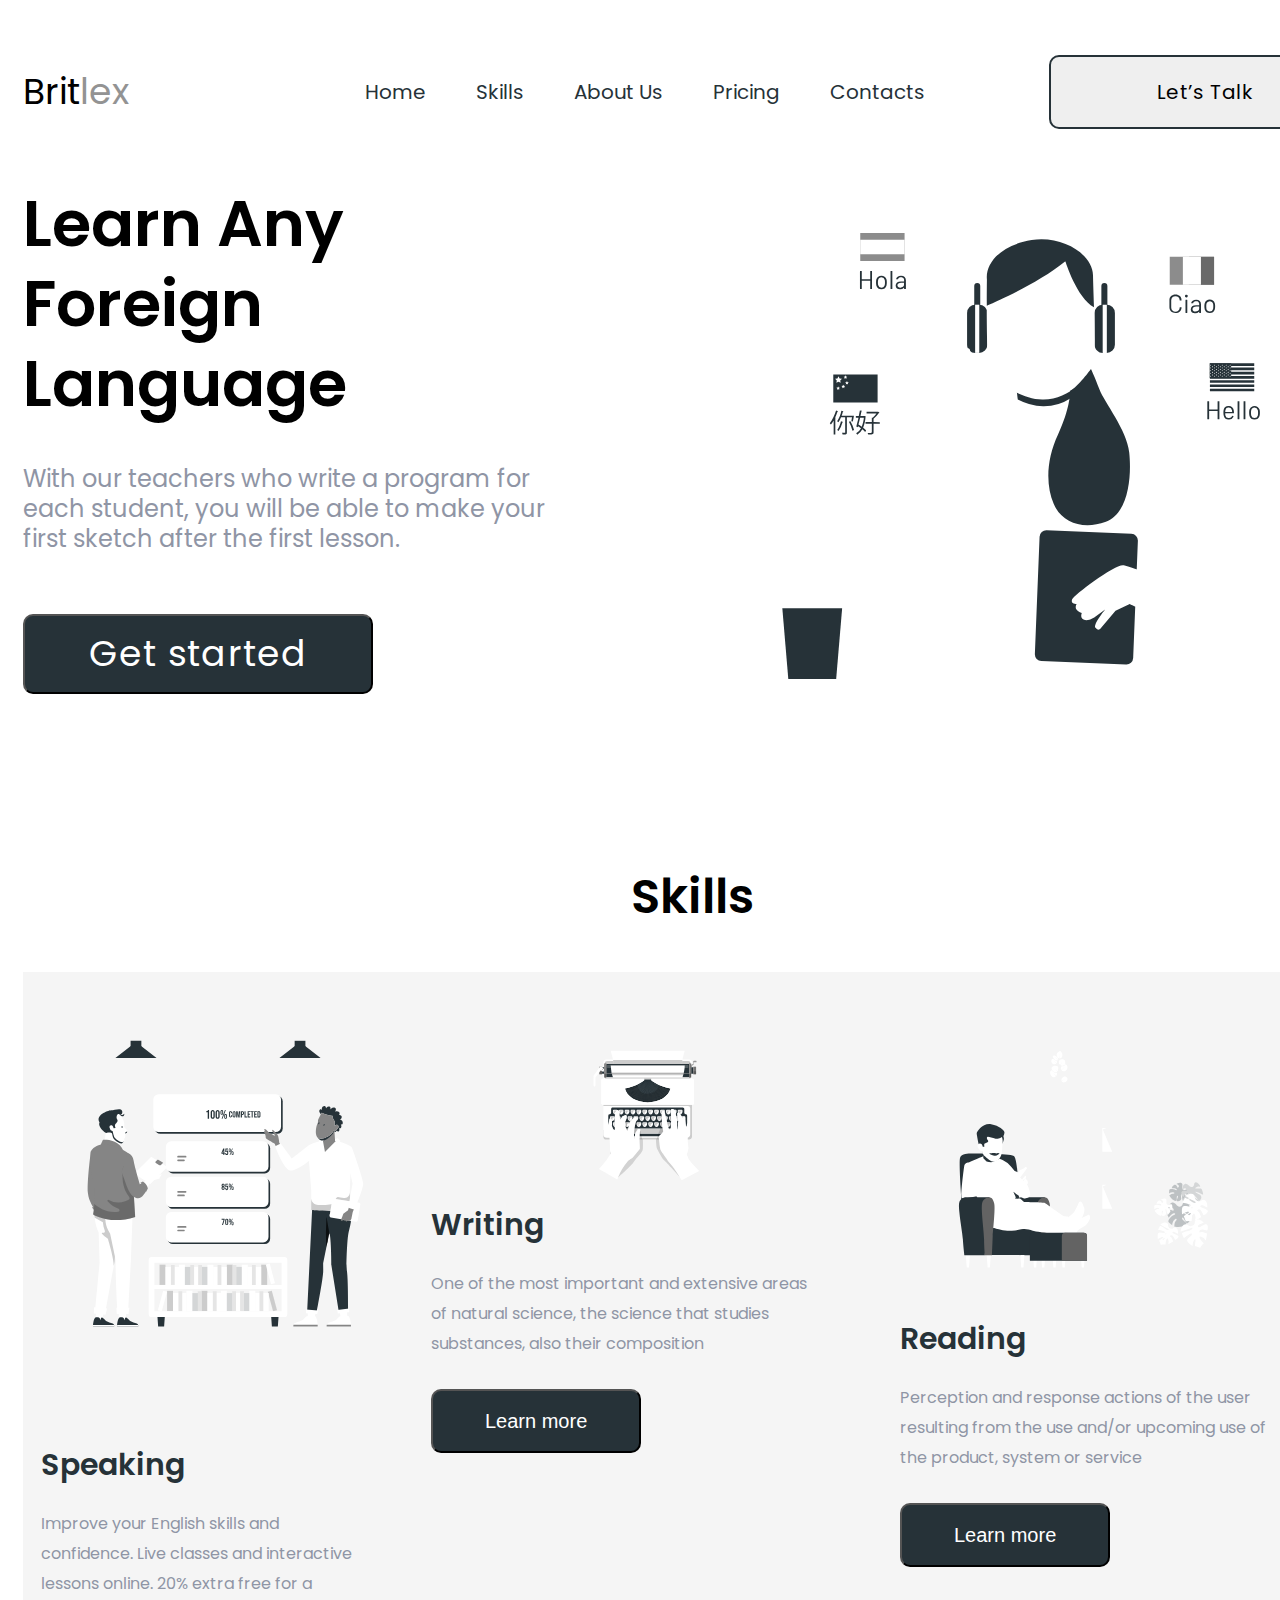
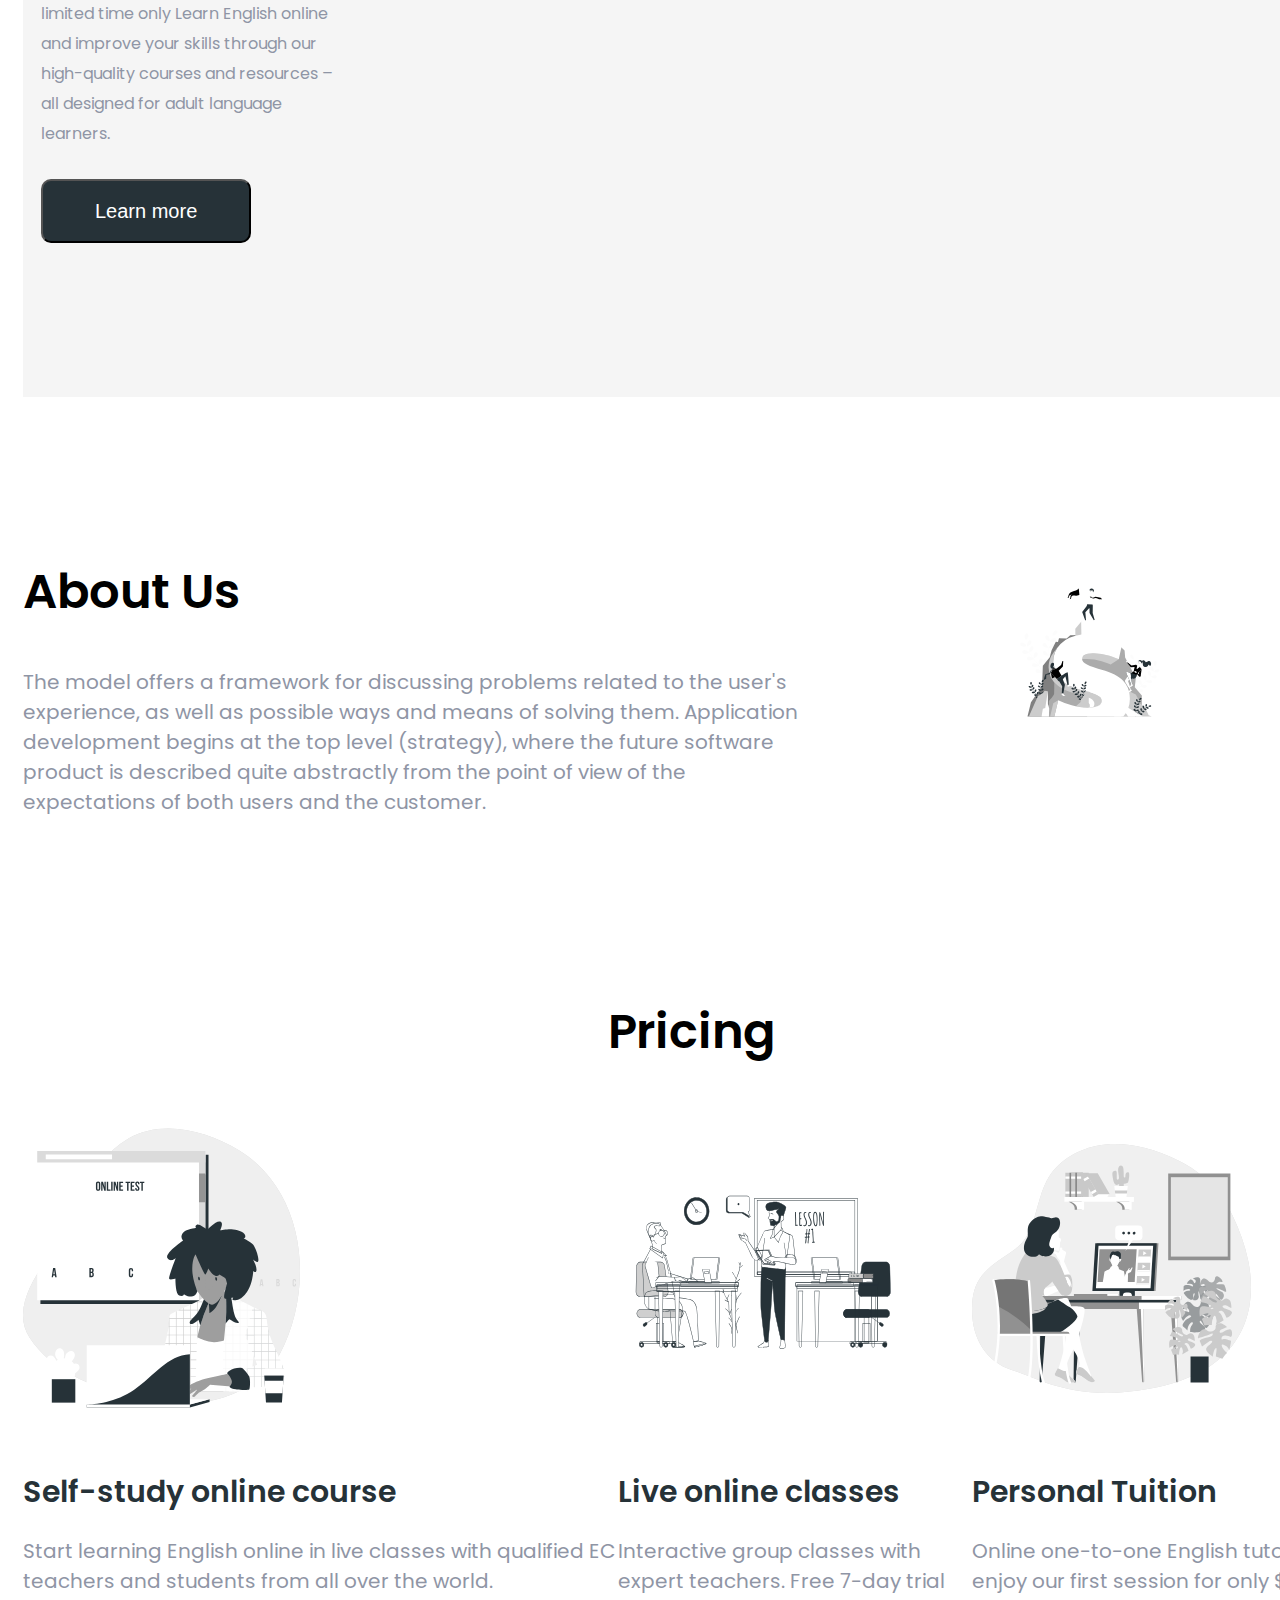
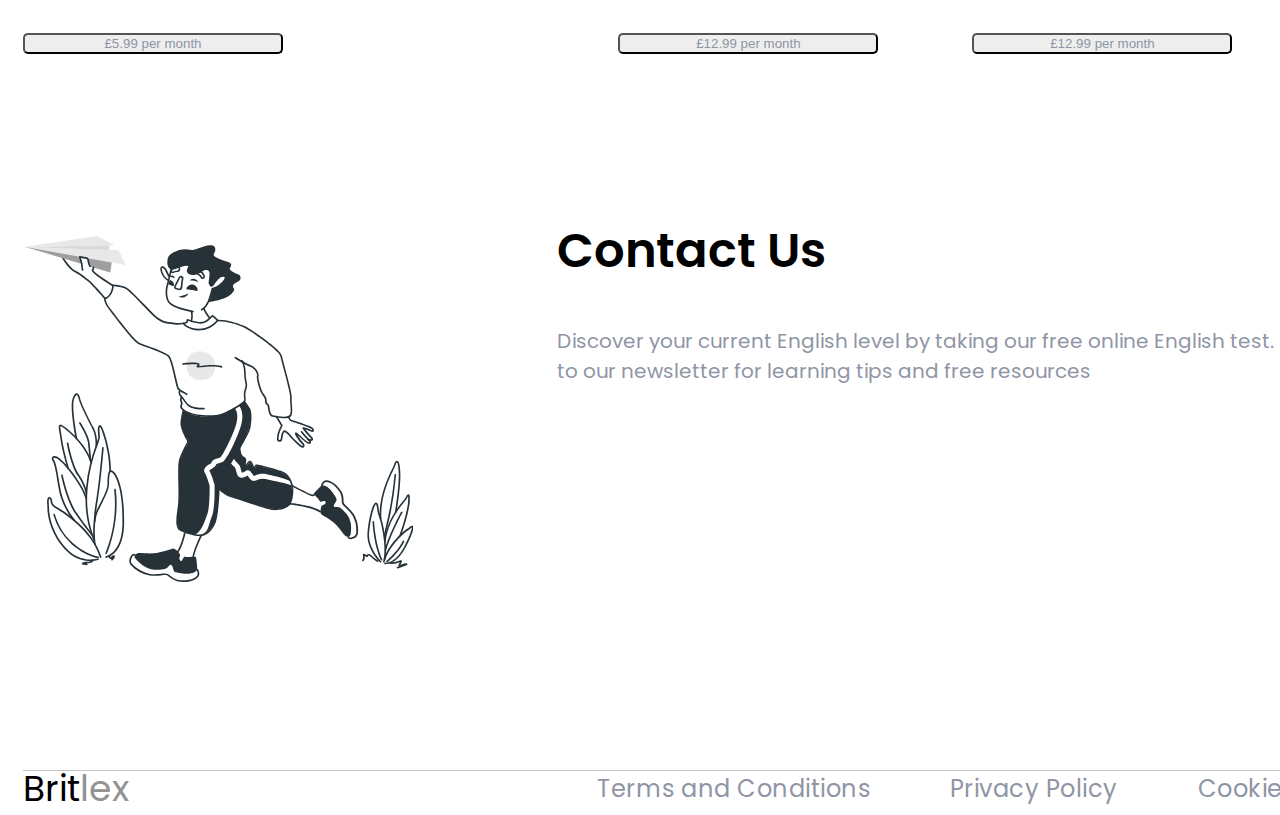
<file: index.html>
<!DOCTYPE html>
<html lang="en">
  <head>
    <meta charset="UTF-8" />
    <meta http-equiv="X-UA-Compatible" content="IE=edge" />
    <meta name="viewport" content="width=device-width, initial-scale=1.0" />
    <title>Britlex</title>
    <!-- Нормалізація -->
    <!-- Шрифти -->
    <link rel="preconnect" href="https://fonts.googleapis.com" />
    <link rel="preconnect" href="https://fonts.gstatic.com" crossorigin />
    <link
      href="https://fonts.googleapis.com/css2?family=Poppins:wght@400;500;600&display=swap"
      rel="stylesheet"
    />
    <!-- Стилі  -->
    <link rel="stylesheet" href="./css/style.css" />
  </head>
  <body>
    <!-- Шапка сайту -->
    <header>
      <div class="container">
        <div class="header-container">
          <nav class="header-nav">
            <a class="logo" href="./ex/index.html"
              ><span class="logo-first-color">Brit</span
              ><span class="logo-second-color">lex</span></a
            >
            <ul class="nav-list">
              <li class="nav-item">
                <a class="nav-link" href="./index.html">Home</a>
              </li>
              <li class="nav-item">
                <a class="nav-link" href="#">Skills</a>
              </li>
              <li class="nav-item">
                <a class="nav-link" href="#">About Us</a>
              </li>
              <li class="nav-item">
                <a class="nav-link" href="#">Pricing</a>
              </li>
              <li class="nav-item">
                <a class="nav-link" href="#">Contacts</a>
              </li>
            </ul>
          </nav>

          <button class="button header-button" type="button">Let’s Talk</button>
        </div>
      </div>
    </header>

    <!-- Основновний контент -->
    <main>
      <!-- Hero -->
      <section class="section">
        <div class="container">
          <div class="hero-container">
            <div class="hero-description">
              <h1 class="hero-title">Learn Any Foreign Language</h1>
              <p class="hero-text">
                With our teachers who write a program for each student, you will
                be able to make your first sketch after the first lesson.
              </p>
              <button class="button hero-button" type="button">
                Get started
              </button>
            </div>
            <div class="hero-banner">
              <svg width="654" height="510">
                <use href="./image/icons.svg#icon-learning"></use>
              </svg>
            </div>
          </div>
        </div>
      </section>

      <!-- Skills -->
      <section class="section">
        <div class="container">
          <h2 class="skills-title">Skills</h2>
          <ul class="skills-list">
            <li class="skills-item">
              <svg width="390" height="390">
                <use href="./image/icons.svg#icon-shared"></use>
              </svg>
              <div class="skills-card">
                <h3 class="skills-article">Speaking</h3>
                <p class="skills-text">
                  Improve your English skills and confidence. Live classes and
                  interactive lessons online. 20% extra free for a limited time
                  only Learn English online and improve your skills through our
                  high-quality courses and resources – all designed for adult
                  language learners.
                </p>
                <button class="skills-button" type="button">Learn more</button>
              </div>
            </li>
            <li class="skills-item">
              <div class="skills-card">
                <svg width="390" heiht="264">
                  <use href="./image/icons.svg#icon-typewriter"></use>
                </svg>
                <h3 class="skills-article">Writing</h3>
                <p class="skills-text">
                  One of the most important and extensive areas of natural
                  science, the science that studies substances, also their
                  composition
                </p>
                <button class="skills-button" type="button">Learn more</button>
              </div>
            </li>
            <li class="skills-item">
              <div class="skills-card">
                <svg width="390" height="264">
                  <use href="./image/icons.svg#icon-hookshelves"></use>
                </svg>
                <h3 class="skills-article">Reading</h3>
                <p class="skills-text">
                  Perception and response actions of the user resulting from the
                  use and/or upcoming use of the product, system or service
                </p>
                <button class="skills-button" type="button">Learn more</button>
              </div>
            </li>
            <li class="skills-item">
              <div class="skills-card">
                <svg width="408" heiht="274">
                  <use href="./image/icons.svg#icon-podcastce"></use>
                </svg>
                <h3 class="skills-article">Listening</h3>
                <p class="skills-text">
                  Here you can find activities to practise your listening
                  skills. Listening will help you to improve your understanding
                </p>
                <button class="skills-button" type="button">Learn more</button>
              </div>
            </li>
          </ul>
        </div>
      </section>

      <!-- About Us -->
      <section class="section">
        <div class="container about-container">
          <div class="about-description">
            <h2 class="about-title">About Us</h2>
            <p class="about-text">
              The model offers a framework for discussing problems related to
              the user's experience, as well as possible ways and means of
              solving them. Application development begins at the top level
              (strategy), where the future software product is described quite
              abstractly from the point of view of the expectations of both
              users and the customer.
            </p>
          </div>
          <div class="about-img">
            <svg width="540" heiht="540">
              <use href="./image/icons.svg#icon-competition"></use>
            </svg>
          </div>
        </div>
      </section>

      <!-- Pricing -->
      <section class="section">
        <div class="container">
          <h2 class="pricing-title">Pricing</h2>
          <ul class="pricing-list">
            <li class="pricing-item">
              <svg class="pricing-icon" width="280" height="283">
                <use href="./image/icons.svg#icon-group-2"></use>
              </svg>
              <h3 class="pricing-article">Self-study online course</h3>
              <p class="pricing-text">
                Start learning English online in live classes with qualified EC
                teachers and students from all over the world.
              </p>
              <!-- <a class="pricing-exam" href="#">
                <div class="exam-price">£5.99</div>
                <div class="exam-text">per month</div>
              </a> -->
              <button class="pricing-button" type="button">
                £5.99 per month
              </button>
            </li>
            <li>
              <svg class="pricing-icon" width="280" height="283">
                <use href="./image/icons.svg#icon-group-1"></use>
              </svg>
              <h3 class="pricing-article">Live online classes</h3>
              <p class="pricing-text">
                Interactive group classes with expert teachers. Free 7-day trial
              </p>
              <button class="pricing-button" type="button">
                £12.99 per month
              </button>
            </li>
            <li>
              <svg class="pricing-icon" width="280" height="283">
                <use href="./image/icons.svg#icon-group-3"></use>
              </svg>
              <h3 class="pricing-article">Personal Tuition</h3>
              <p class="pricing-text">
                Online one-to-one English tutoring – enjoy our first session for
                only $1
              </p>
              <button class="pricing-button" type="button">
                £12.99 per month
              </button>
            </li>
          </ul>
        </div>
      </section>

      <!-- Contact Us -->
      <section class="section">
        <div class="container contact-container">
          <div class="contact-img">
            <svg width="390" height="346">
              <use href="./image/icons.svg#icon-object"></use>
            </svg>
          </div>
          <div class="contact-description">
            <h2 class="contact-title">Contact Us</h2>
            <p>
              Discover your current English level by taking our free online
              English test. Sign up to our newsletter for learning tips and free
              resources
            </p>
          </div>
        </div>
      </section>
    </main>

    <!-- Підвал сайту -->
    <footer>
      <div class="container">
        <div class="footer-container">
          <a class="logo" href="./ex/index.html"
            ><span class="logo-first-color">Brit</span
            ><span class="logo-second-color">lex</span></a
          >
          <ul class="footer-list">
            <li class="footer-item">
              <a class="footer-link" href="#">Terms and Conditions</a>
            </li>
            <li class="footer-item">
              <a class="footer-link" href="#">Privacy Policy</a>
            </li>
            <li class="footer-item">
              <a class="footer-link" href="#">Cookie Policy</a>
            </li>
          </ul>
        </div>
      </div>
    </footer>
  </body>
</html>
</file>
<file: css/style.css>
:root {
  --primery-black-color: #000000;
  --logo-secondary-color: #939393;
  --primary-text-color: #8f95a5;
  --primary-bg-color: #ffffff;
  --secondary-bg-color: #f5f5f5;
  --article-color: #263238;
  --footer-border-color: #c4c4c4;
  --secondary-button-bg-color: #eeeeee;
}

body {
  color: var(--primary-text-color);
  background-color: var(--primary-bg-color);

  font-family: "Poppins", sans-serif;
  font-size: 20px;
  line-height: 1.5em;
}

ul {
  list-style: none;
  padding: 0;
  margin: 0;
}

h1,
h2,
h3,
p {
  margin-top: 0;
}

.section {
  padding-bottom: 180px;
}

.container {
  width: 1338px;
  padding-left: 15px;
  padding-right: 15px;
  margin-left: auto;
  margin-right: auto;
}

.hero-title,
.skills-title,
.about-title,
.pricing-title,
.contact-title {
  color: var(--primery-black-color);
  font-weight: 600;
  font-size: 48px;
}

.skills-article,
.pricing-article {
  color: var(--article-color);
  font-weight: 600;
  font-size: 30px;
  line-height: 1.6em;
}

/* Header */

.header-container {
  display: flex;
  justify-content: space-between;
  margin-top: 55px;
  margin-bottom: 55px;
}

.header-nav {
  display: flex;
  align-items: center;
  gap: 236px;
}

.logo {
  font-size: 36px;
  /* line-height: 1.5em; */
  text-decoration: none;
}

.logo-first-color {
  color: var(--primery-black-color);
}

.logo-second-color {
  color: var(--logo-secondary-color);
}

.nav-list {
  display: flex;
  gap: 50px;
}

.nav-link {
  padding-top: 20px;
  padding-bottom: 20px;
  color: var(--article-color);

  text-decoration: none;
}

/* Buttons */

.button {
  text-align: center;
  font-family: inherit;
  letter-spacing: 0.03em;
  cursor: pointer;
  font-weight: inherit;
}

.header-button {
  padding: 20px 56px;
  min-width: 312px;

  color: var(--primery-black-color);
  border: 2px solid var(--article-color);
  border-radius: 10px;

  font-size: inherit;
  line-height: inherit;
}

.hero-button {
  padding: 23px 64px;

  color: var(--primary-bg-color);
  background-color: var(--article-color);
  border-radius: 10px;

  font-size: 36px;
  line-height: inherit;
  text-align: center;

  cursor: pointer;
}

.skills-button {
  padding: 15px 52px;

  color: var(--primary-bg-color);
  background-color: var(--article-color);
  border-radius: 10px;

  font-weight: 500;
  font-size: 20px;
  line-height: inherit;
 
  cursor: pointer;
}

.pricing-button {
  min-width: 260px;

  color: inherit;
  background-color: var(--secondary-button-bg-color);
  border-radius: 5px;

  cursor: pointer;
}

/* .pricing-exam {
  display: flex;
  justify-content: space-around;
  color: var(--primary-bg-color);
  background-color: var(--article-color);
  width: 260px;
} */

/* Hero */

.hero-container {
  display: flex;
  justify-content: space-between;
}

.hero-title {
  max-width: 386px;
  font-weight: 600;
  font-size: 64px;
  line-height: 1.25em;

  margin-bottom: 40px;
}

.hero-text {
  font-size: 24px;
  max-width: 540px;

  margin-bottom: 60px;
}

/* Skills */

.skills-title {
  text-align: center;
  margin-bottom: 60px;
}

.skills-list {
  display: flex;

}

.skills-item {
  font-size: 16px;
  background-color: var(--secondary-bg-color);
}

.skills-card {
  margin-top: 69px;
  margin-bottom: 154px;
  margin-left: 18px;
  margin-right: 61px;
}

.skills-article {
  margin-bottom: 20px;
}

.skills-text {
  margin-bottom: 30px;
}

/* About Us */

.about-container {
  display: flex;
}

.about-title {
  margin-bottom: 60px;
}

/* Pricing */

.pricing-title {
  text-align: center;
  margin-bottom: 80px;
}

.pricing-list {
  display: flex;
}

.pricing-icon {
  margin-bottom: 50px;
}

.pricing-article {
  line-height: 1.6em;
  margin-bottom: 20px;
}

.pricing-text {
  margin-bottom: 30px;
}

/* Contact Us */

.contact-container {
  display: flex;
  justify-content: space-between;
  gap: 144px;
}

.contact-title {
    margin-bottom: 60px;

}
/* Footer */

.footer-container {
  display: flex;
  align-items: center;
  justify-content: space-between;

  border-top: 1px solid var(--footer-border-color);
}

.footer-list {
  display: flex;
  gap: 80px;
}

.footer-link {
  font-family: inherit;
  color: inherit;
  font-size: 24px;
  line-height: 1.5em;
  text-decoration: none;

  letter-spacing: 0.02em;
}
</file>
